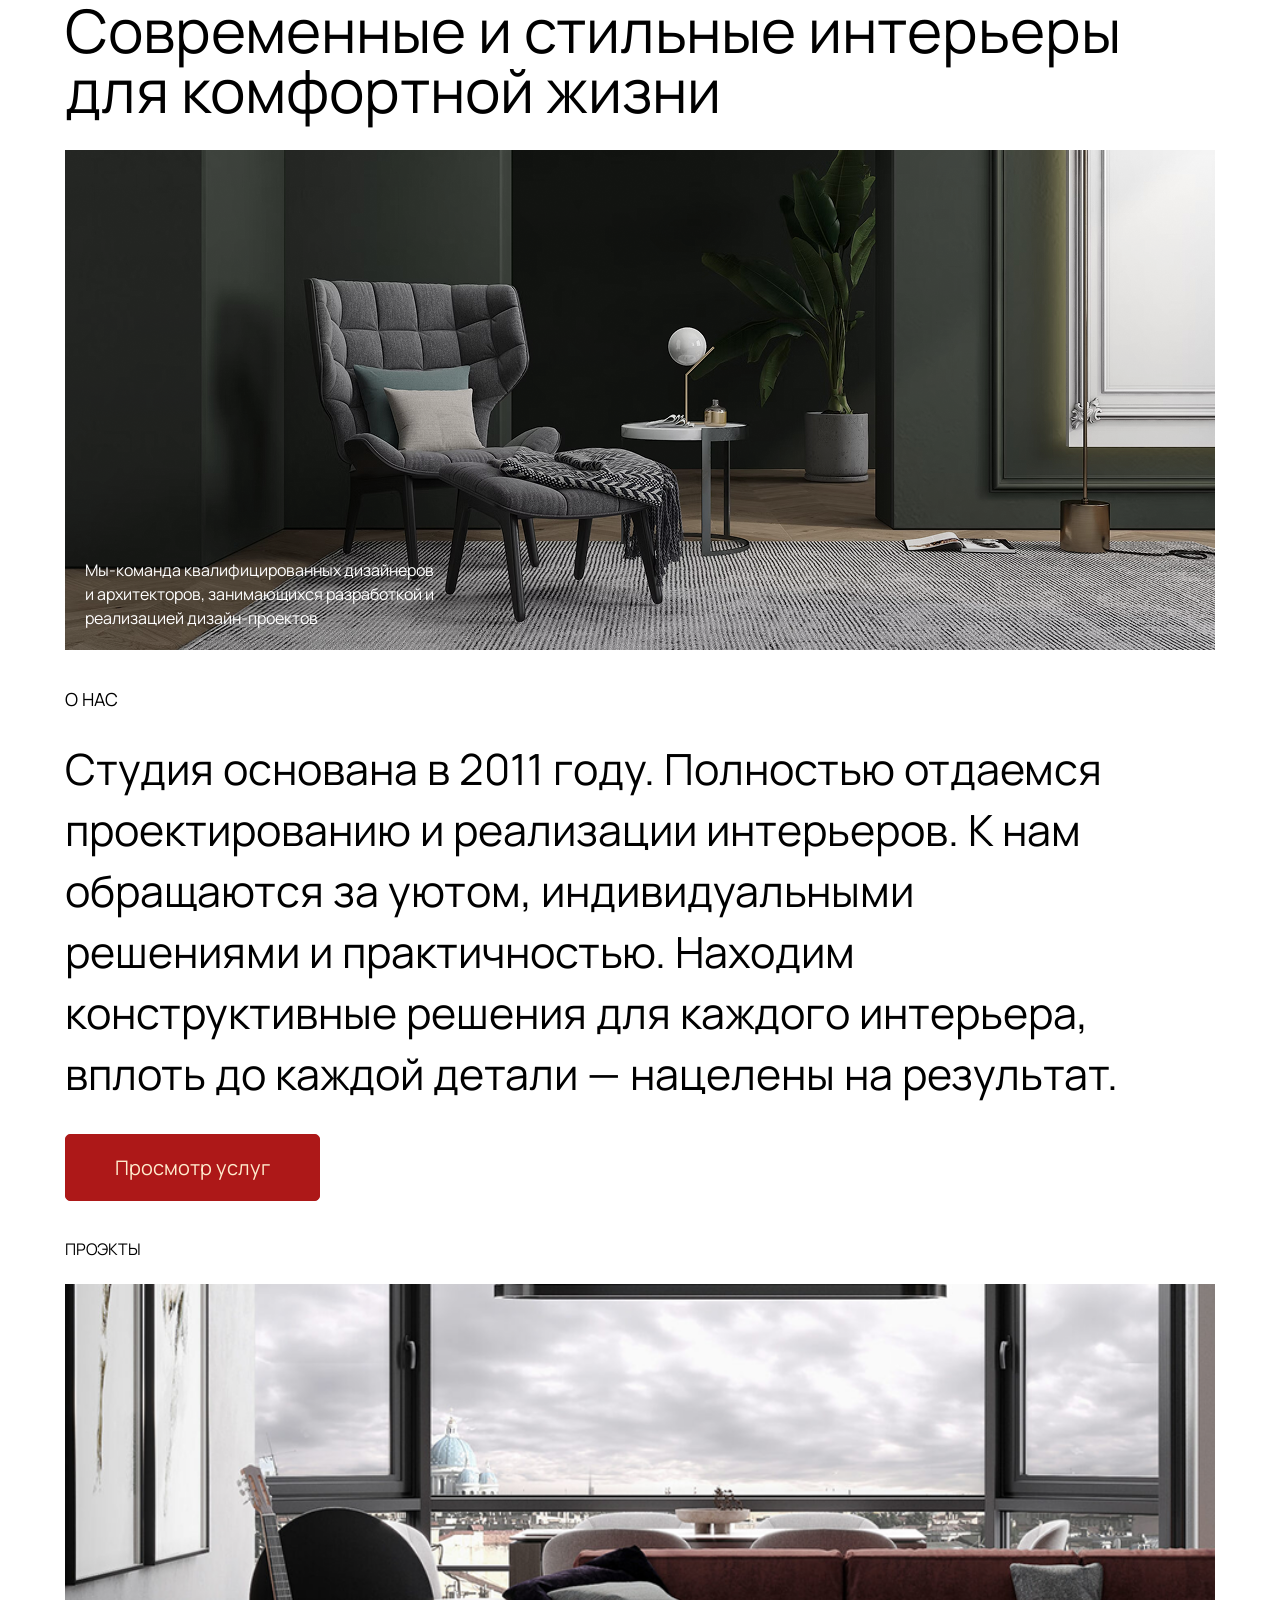
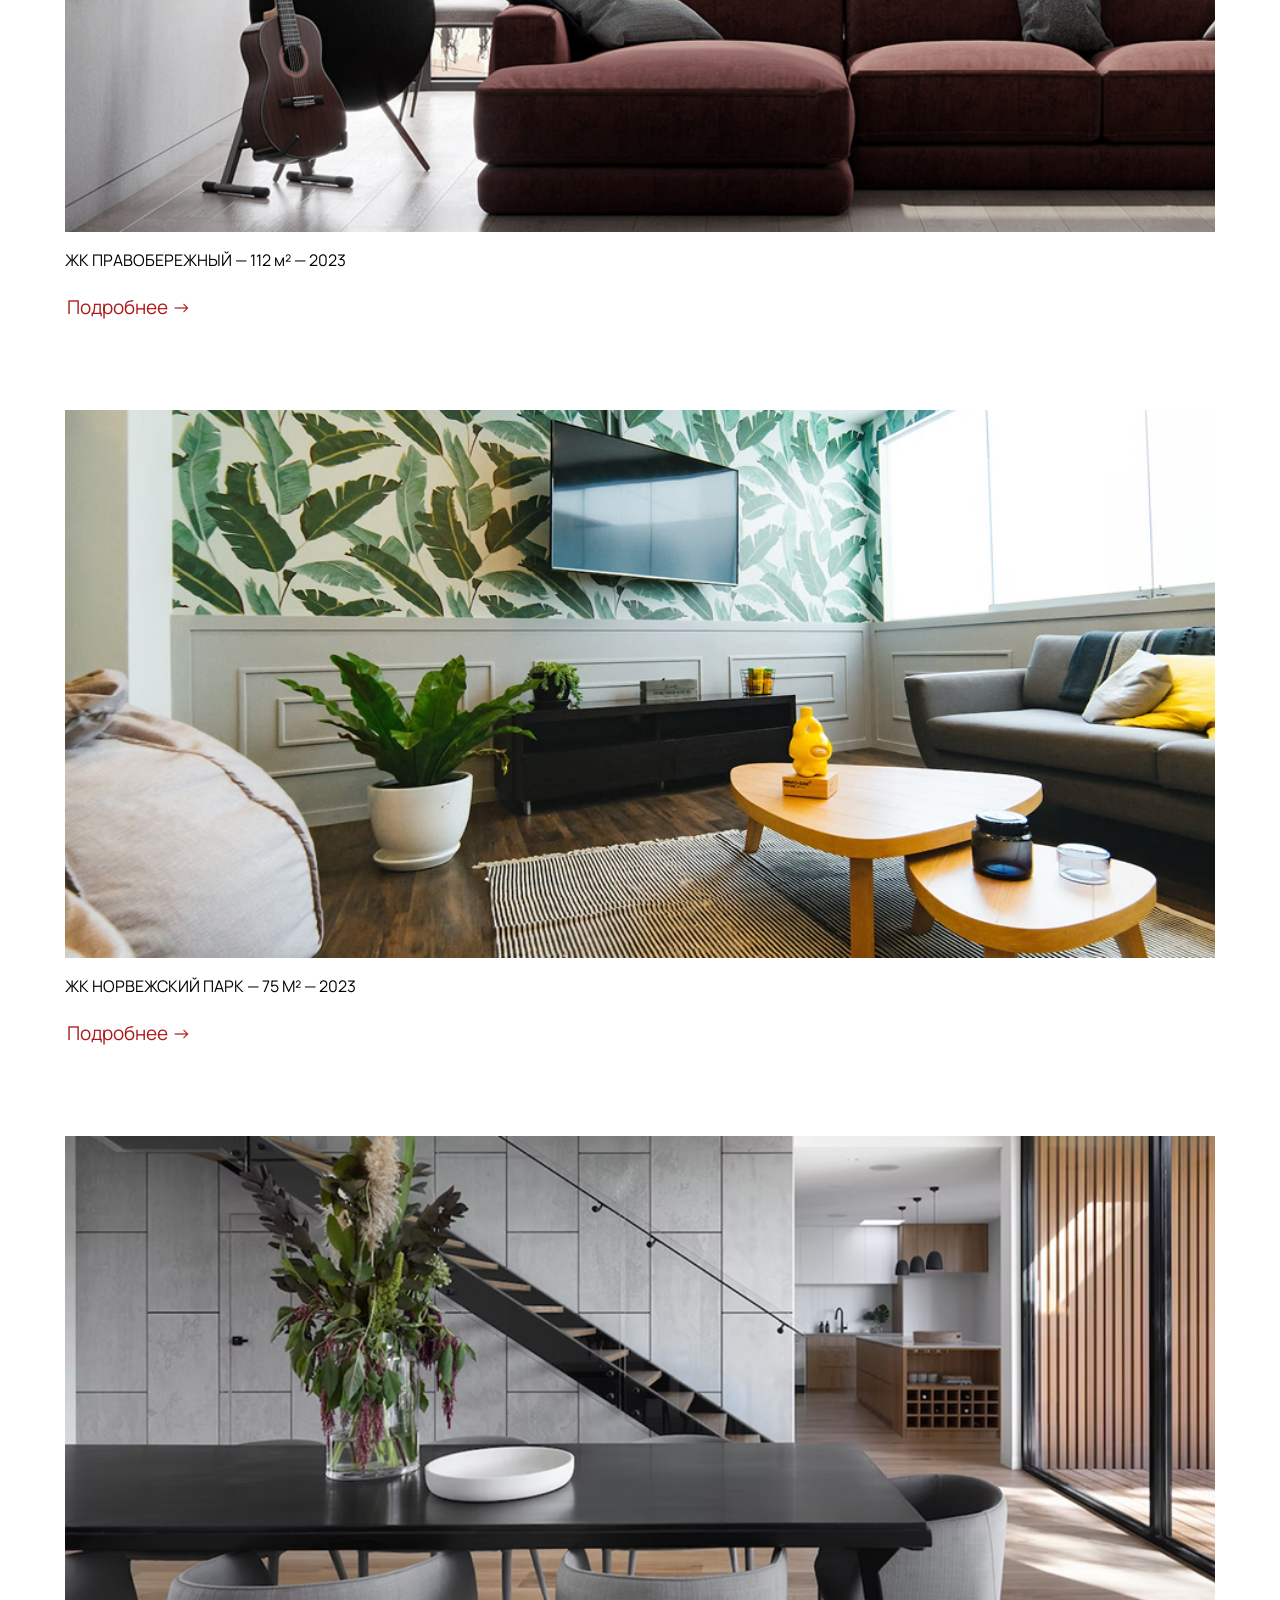
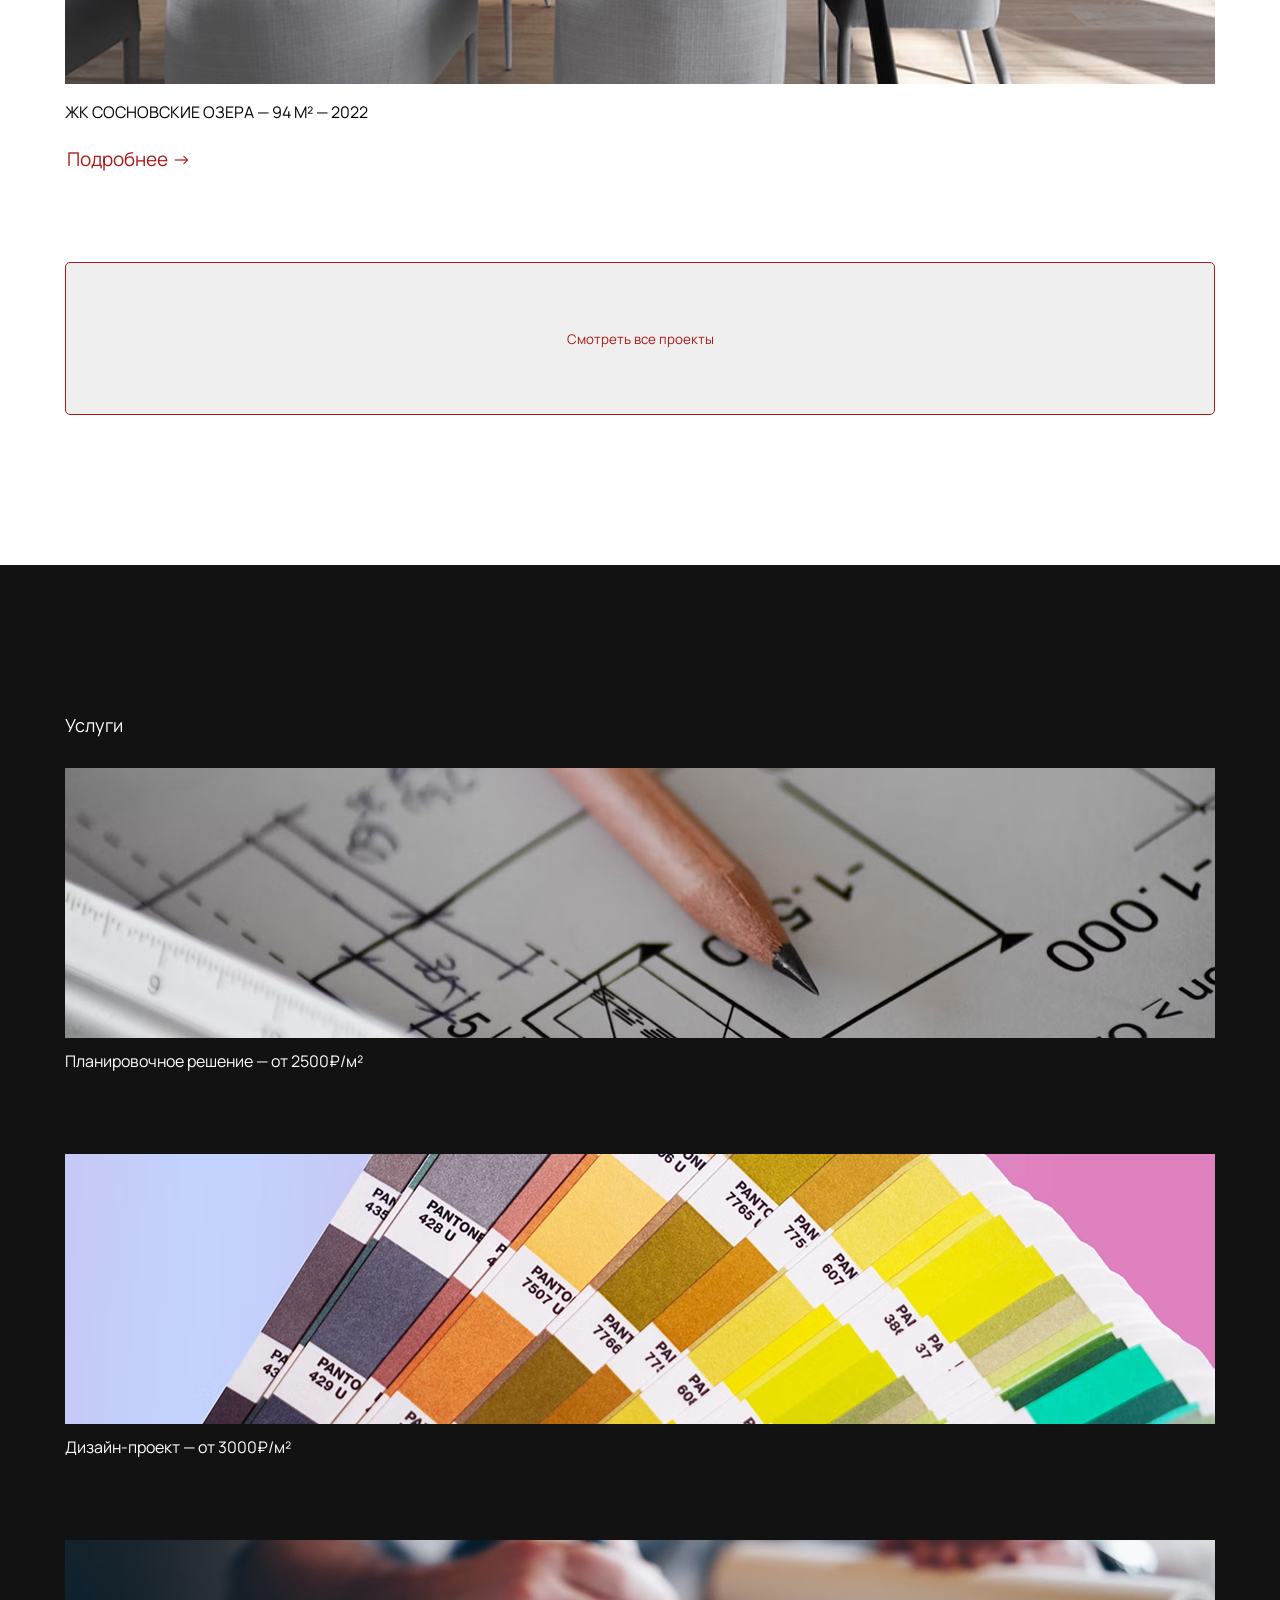
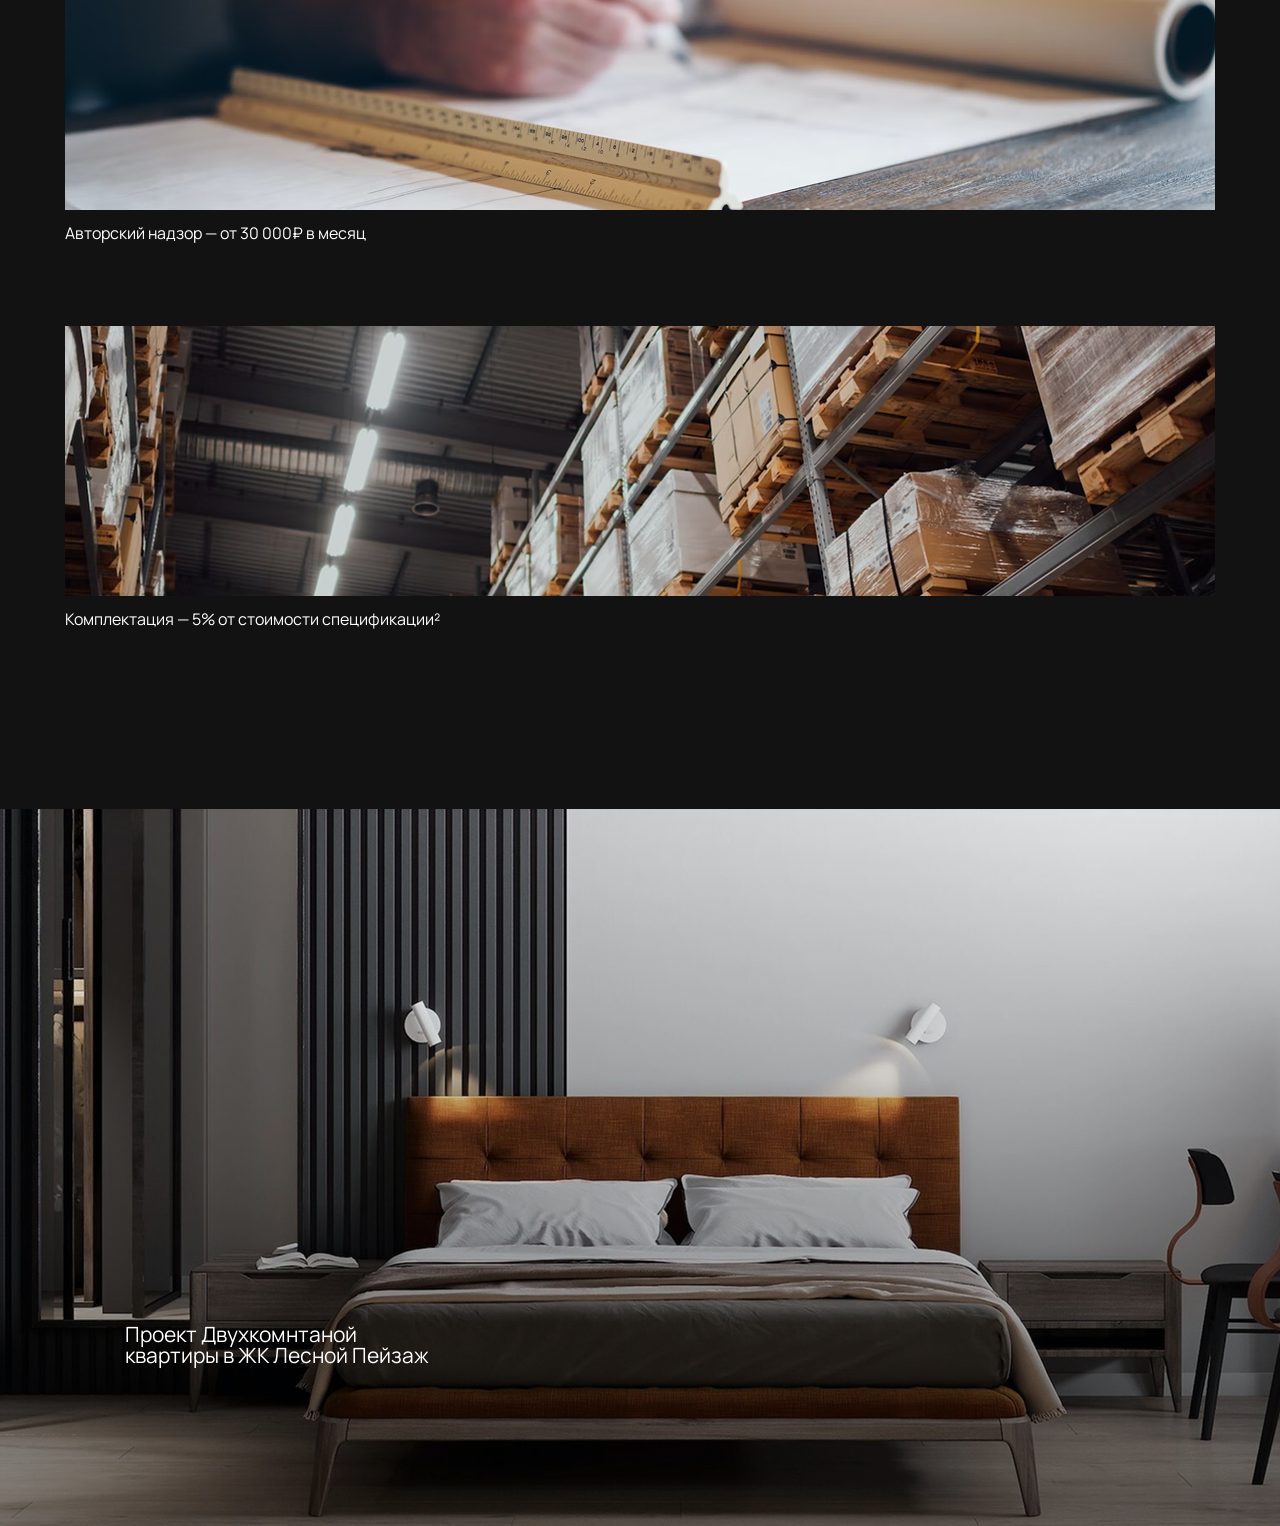
<file: index.html>
<!DOCTYPE html>
<html lang="en">

<head>

    <link rel="preconnect" href="https://fonts.googleapis.com">
    <link rel="preconnect" href="https://fonts.gstatic.com" crossorigin>
    <link
        href="https://fonts.googleapis.com/css2?family=Lora:ital,wght@0,400..700;1,400..700&family=Manrope:wght@200..800&display=swap"
        rel="stylesheet">


    <link rel="stylesheet" href="./stayle/resetstyle.css">
    <link rel="stylesheet" href="./stayle/idex.css">
    <meta charset="UTF-8">
    <meta name="viewport" content="width=device-width, initial-scale=1.0">
    <title>Document</title>
</head>

<body>


    <header></header>

    <main>
        <section class="hero">
            <div class="container">
                <h1 class="hero_title">Современные и стильные интерьеры для комфортной жизни</h1>
                <div class="hero_img">
                    <p class="hero_text">Мы-команда квалифицированных дизайнеров и архитекторов, занимающихся
                        разработкой
                        и реализацией
                        дизайн-проектов</p>
                </div>

        </section>
        <section class="about">
            <div class="container">
                <h1 class="about__title">О НАС</h1>
                <p class="about__text">Студия основана в 2011 году. Полностью отдаемся проектированию и реализации
                    интерьеров. К нам обращаются за уютом, индивидуальными решениями и практичностью. Находим
                    конструктивные решения для каждого интерьера, вплоть до каждой детали — нацелены на результат.</p>
                <button class="about__btn">Просмотр услуг</button>
            </div>
        </section>
    </main>



    <section class="project">
        <div class="container">
            <h1 class="item__prok">
                ПРОЭКТЫ
            </h1>
            <div class="project__item">
                <div class="item__img"></div>
                <div class="item__text">
                    <p class="item__zg">ЖК ПРАВОБЕРЕЖНЫЙ — 112 м² — 2023</p>
                    <button class="item__but-pod">Подробнее →</button>
                </div>
            </div>
            <div class="project__item">
                <div class="iteme__img"></div>
                <div class="item__text">
                    <p class="item__zg">ЖК НОРВЕЖСКИЙ ПАРК — 75 М² — 2023</p>
                    <button class="item__but-pod">Подробнее →</button>
                </div>
            </div>
            <div class="project__item">
                <div class="itemea__img"></div>
                <div class="item__text">
                    <p class="item__zg">ЖК СОСНОВСКИЕ ОЗЕРА — 94 М² — 2022</p>
                    <button class="item__but-pod">Подробнее →</button>
                </div>
            </div>
            <button class="but__bon">Смотреть все проекты</button>
    </section>

    <section class="servies">
        <div class="container">
            <h1 class="servies__title">Услуги</h1>
            <section class="project__services">
                <div class="services__img"></div>
                <p class="services__text">Планировочное решение — от 2500₽/м²</p>
            </section>

            <section class="project__services">
                <div class="servicesa__img"></div>
                <p class="servicesa__text">Дизайн-проект — от 3000₽/м²</p>
            </section>

            <section class="project__services">
                <div class="serviceas__img"></div>
                <p class="serviceas__text">Авторский надзор — от 30 000₽ в месяц</p>
            </section>

            <section class="project__services">
                <div class="serviseasi__img"></div>
                <p class="serviceasi__text">Комплектация — 5% от стоимости спецификации²</p>
            </section>

        </div>
    </section>

    <section class="project__frame">
        <div class="frame__img">
            <p class="frame__text">Проект  Двухкомнтаной квартиры в ЖК Лесной Пейзаж</p>
        </div>
    </section>
    


</body>

</html>
</file>
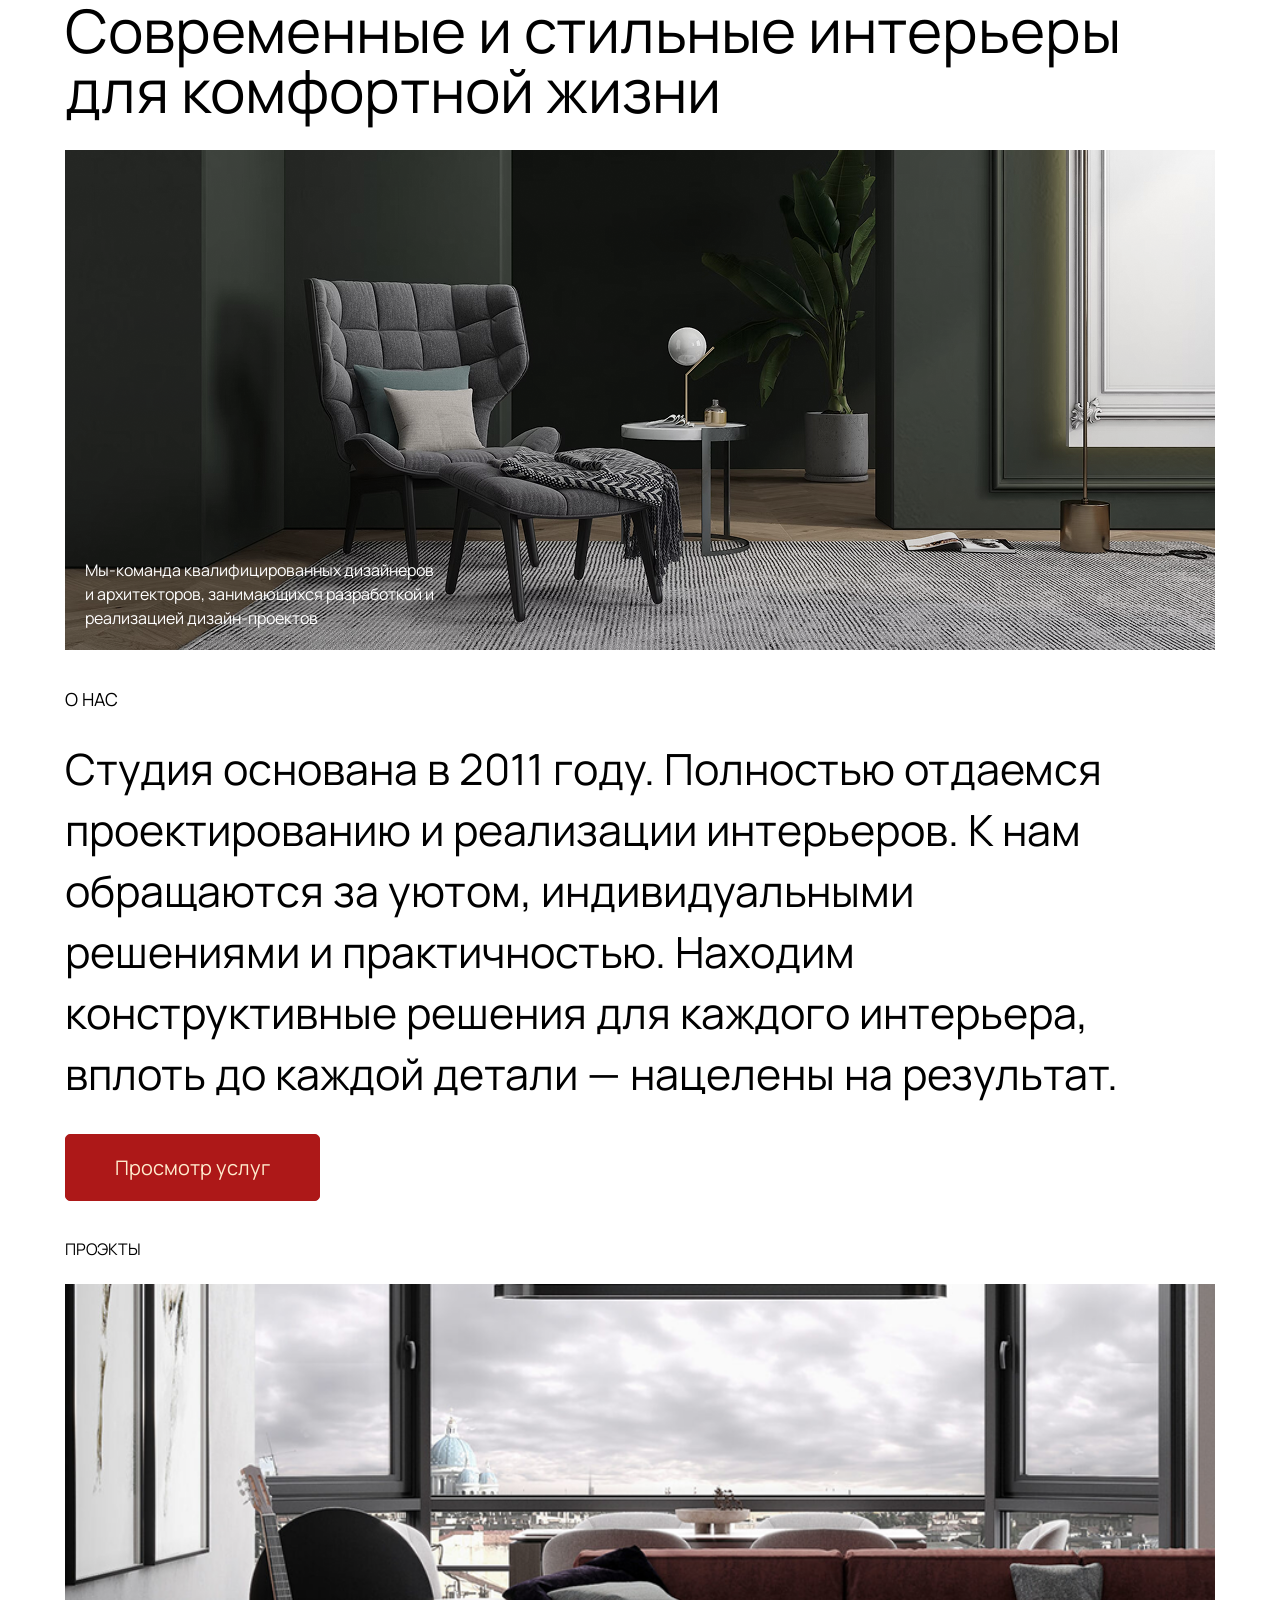
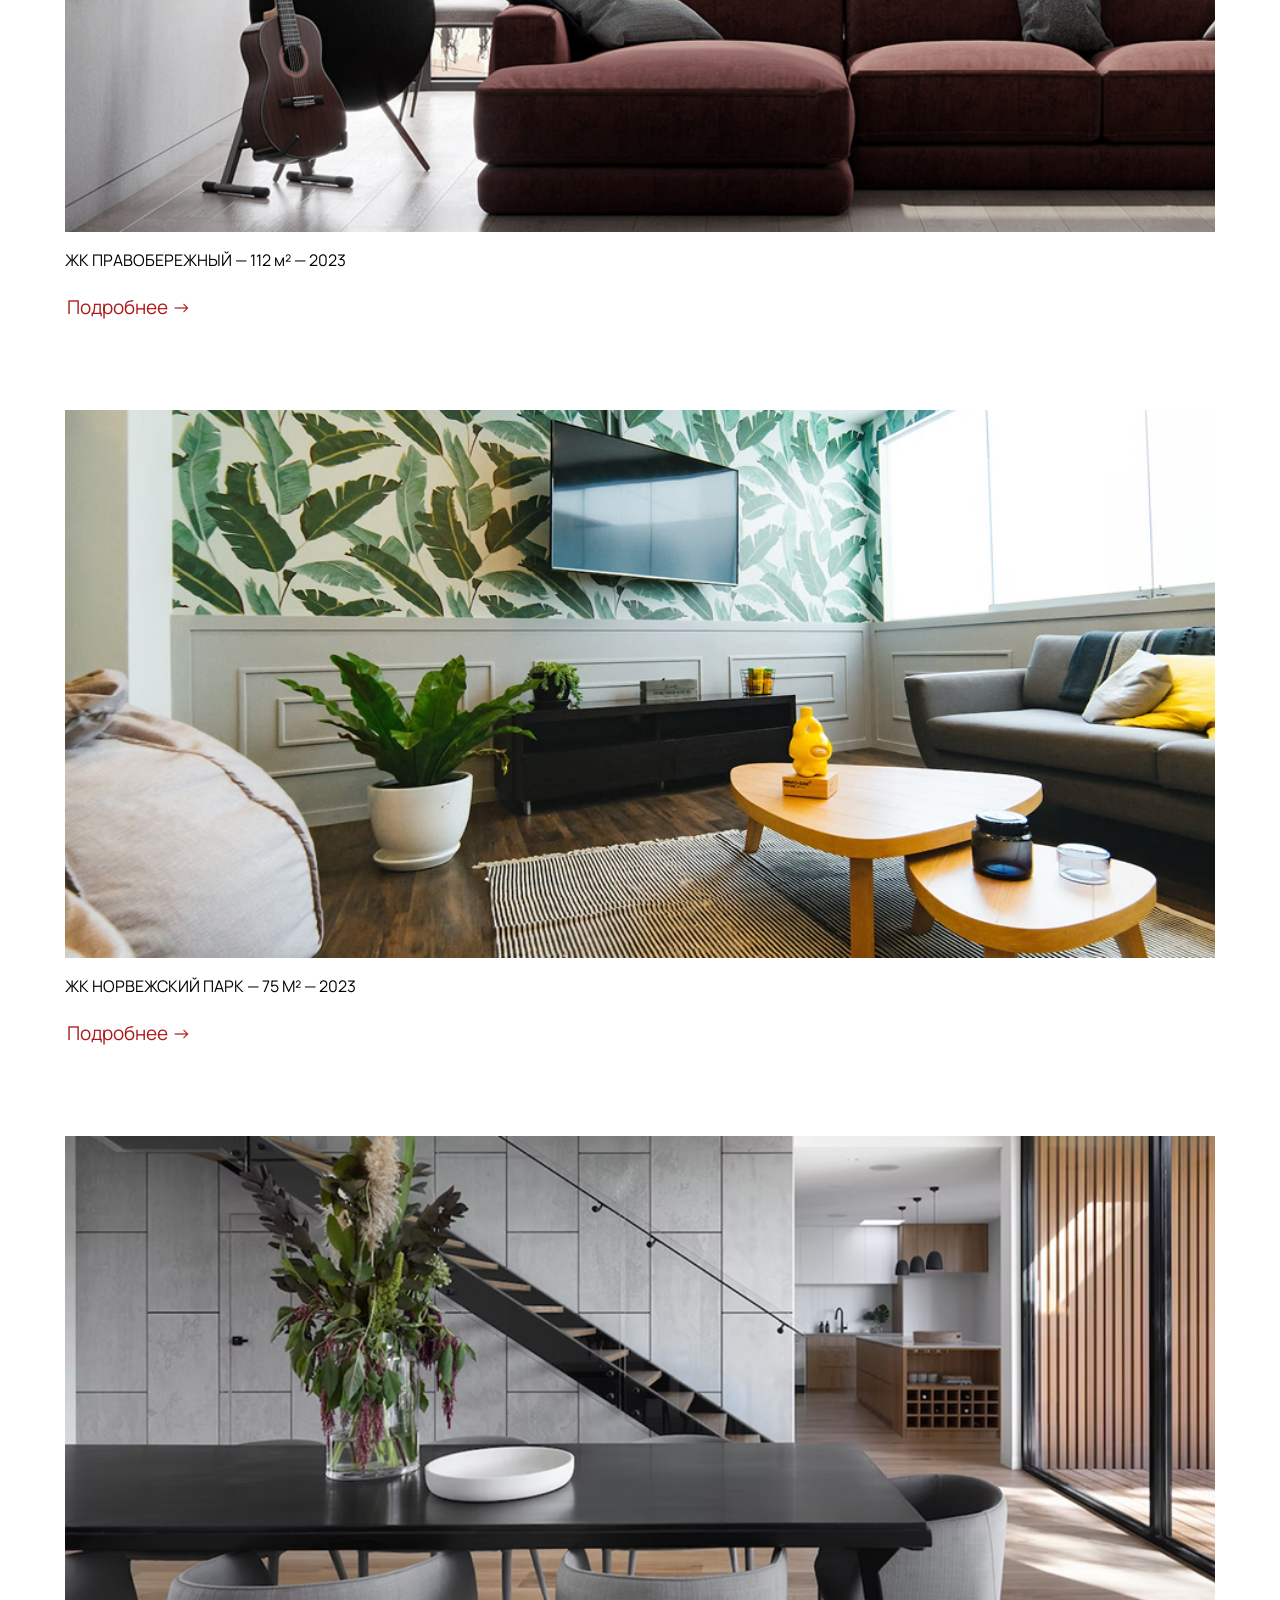
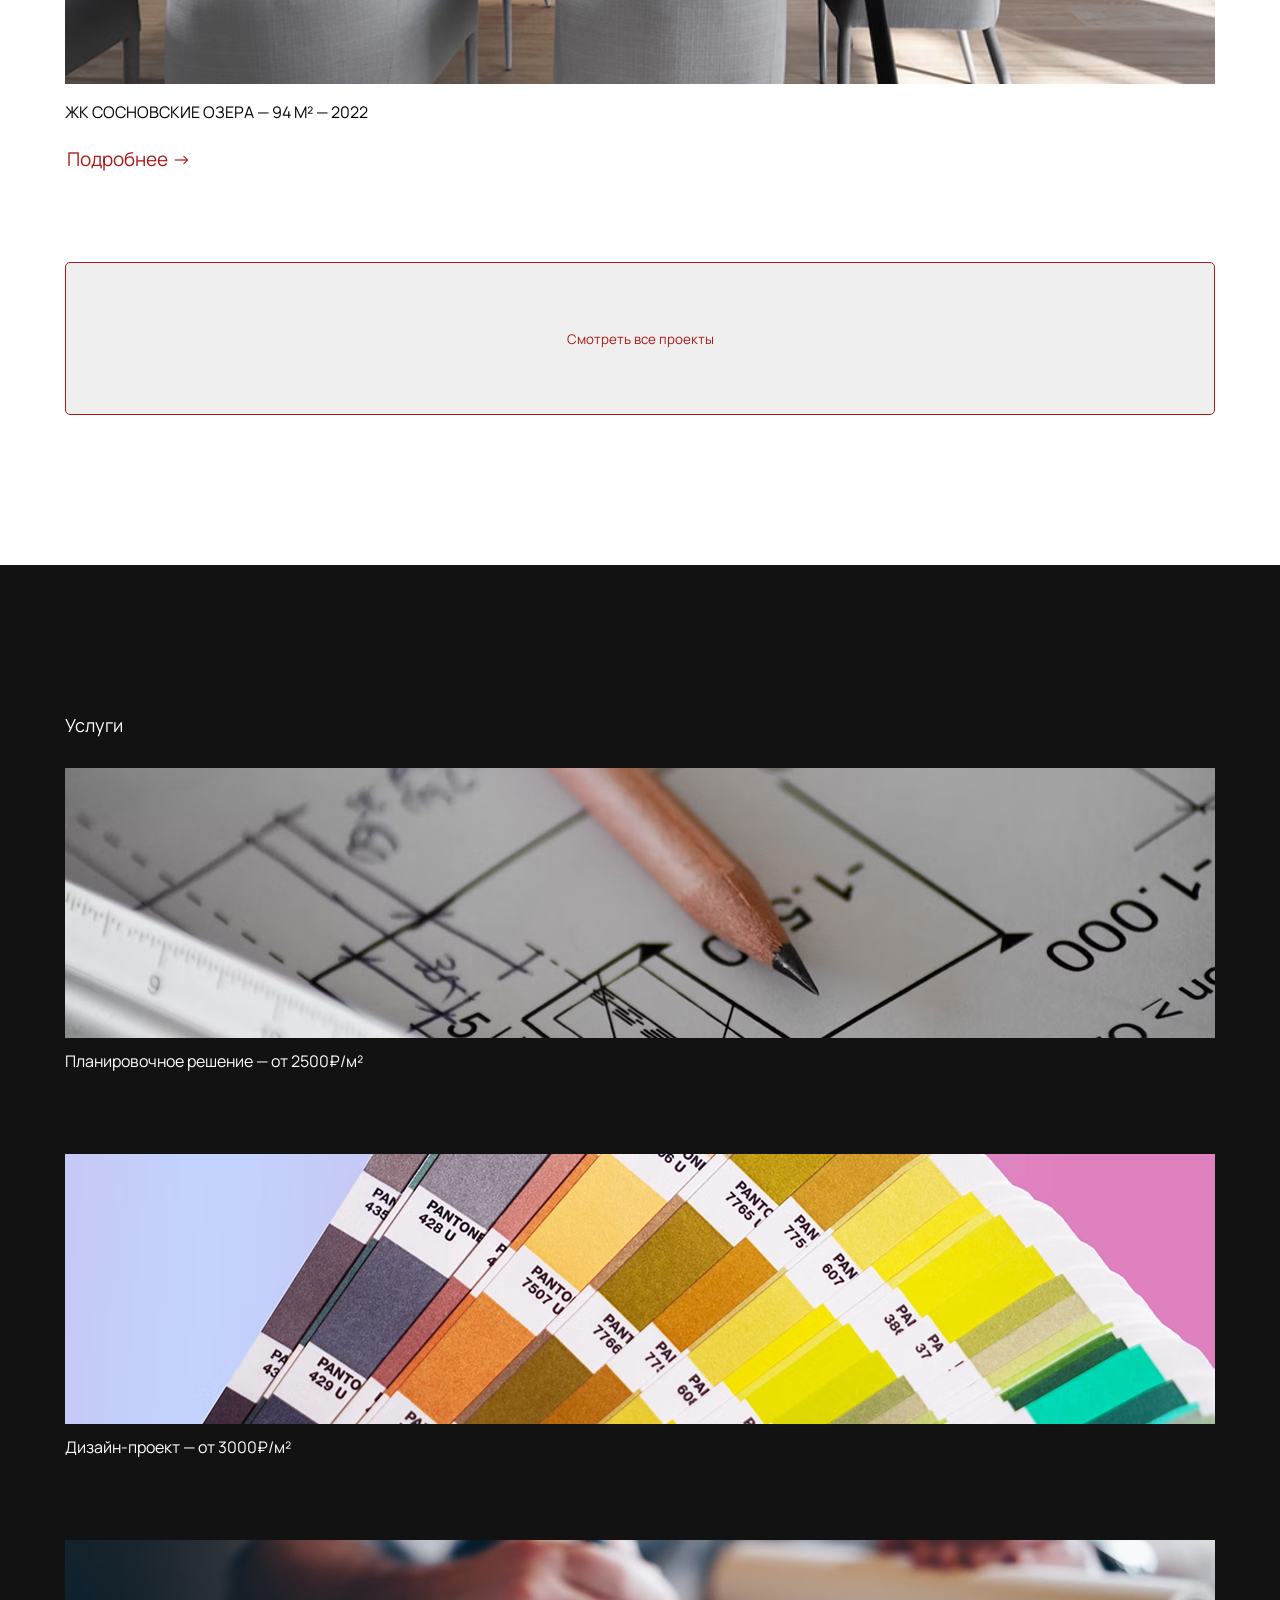
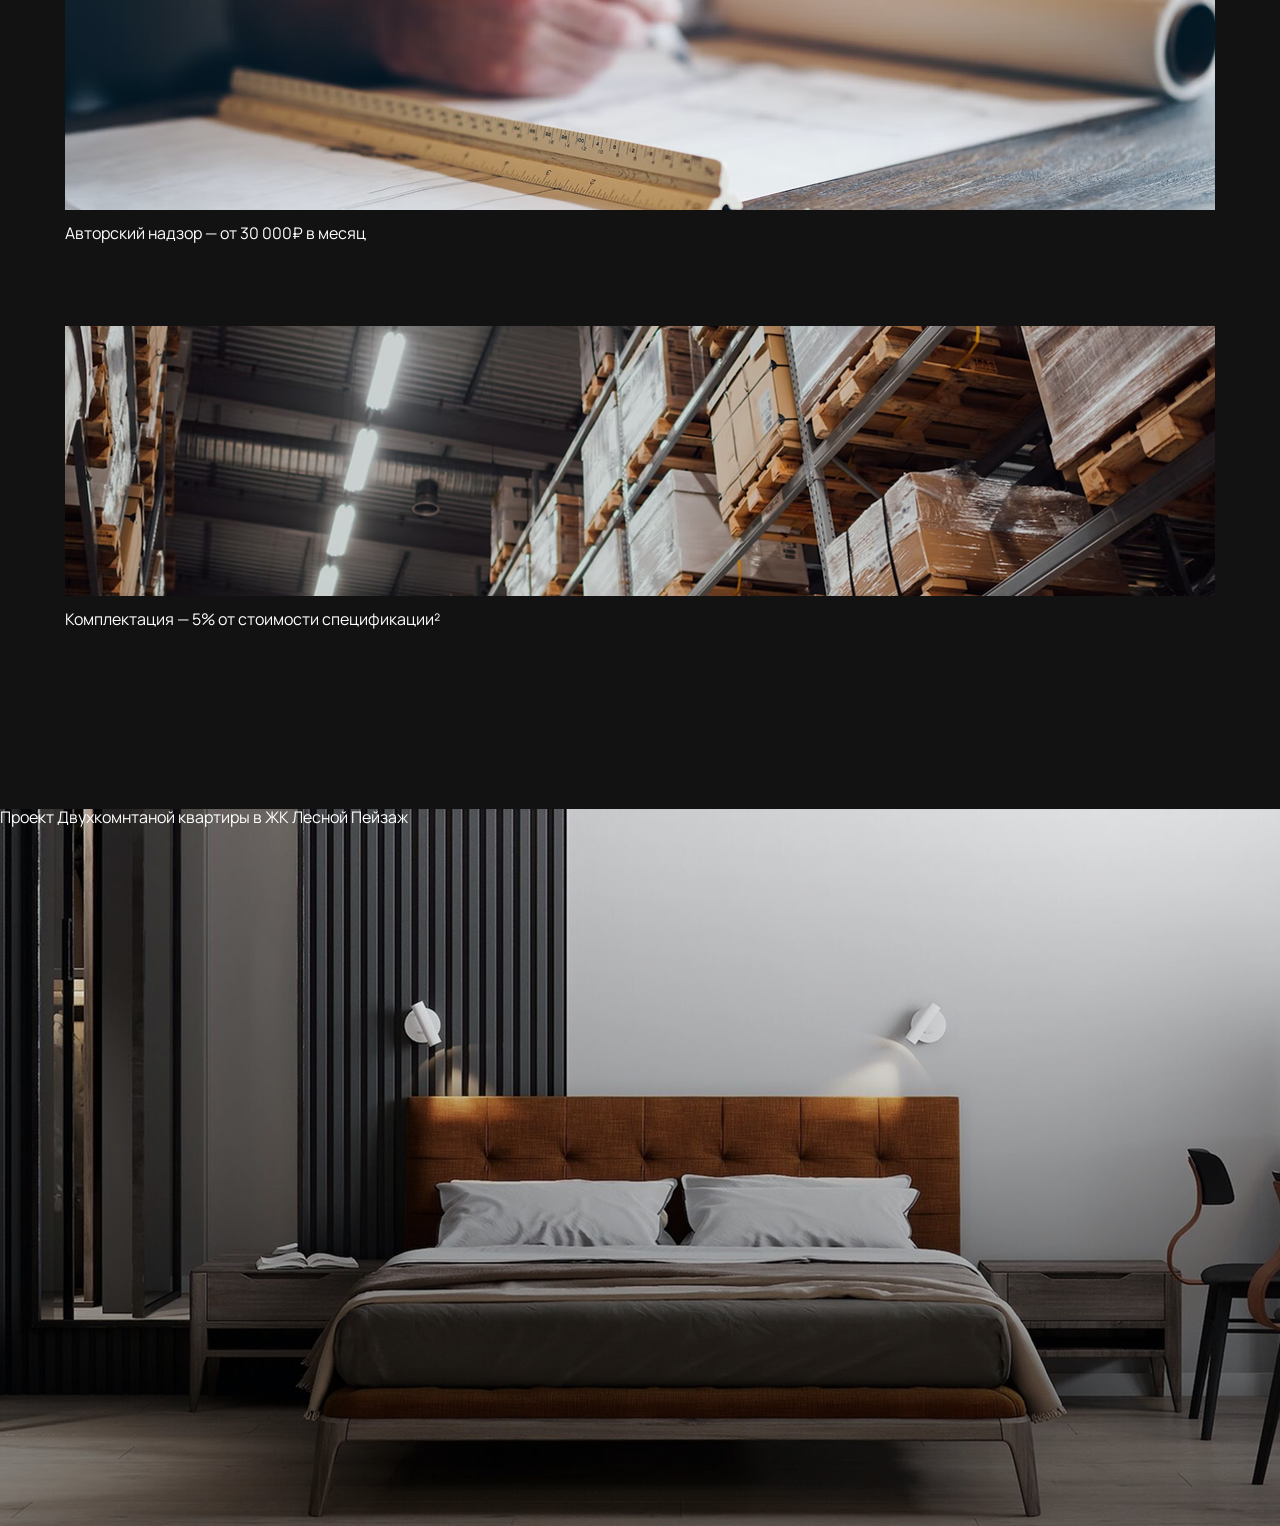
<file: metrica/index.html>
<!DOCTYPE html>
<html lang="en">

<head>

    <link rel="preconnect" href="https://fonts.googleapis.com">
    <link rel="preconnect" href="https://fonts.gstatic.com" crossorigin>
    <link
        href="https://fonts.googleapis.com/css2?family=Lora:ital,wght@0,400..700;1,400..700&family=Manrope:wght@200..800&display=swap"
        rel="stylesheet">


    <link rel="stylesheet" href="./stayle/resetstyle.css">
    <link rel="stylesheet" href="./stayle/idex.css">
    <meta charset="UTF-8">
    <meta name="viewport" content="width=device-width, initial-scale=1.0">
    <title>Document</title>
</head>

<body>


    <header></header>

    <main>
        <section class="hero">
            <div class="container">
                <h1 class="hero_title">Современные и стильные интерьеры для комфортной жизни</h1>
                <div class="hero_img">
                    <p class="hero_text">Мы-команда квалифицированных дизайнеров и архитекторов, занимающихся
                        разработкой
                        и реализацией
                        дизайн-проектов</p>
                </div>

        </section>
        <section class="about">
            <div class="container">
                <h1 class="about__title">О НАС</h1>
                <p class="about__text">Студия основана в 2011 году. Полностью отдаемся проектированию и реализации
                    интерьеров. К нам обращаются за уютом, индивидуальными решениями и практичностью. Находим
                    конструктивные решения для каждого интерьера, вплоть до каждой детали — нацелены на результат.</p>
                <button class="about__btn">Просмотр услуг</button>
            </div>
        </section>
    </main>



    <section class="project">
        <div class="container">
            <h1 class="item__prok">
                ПРОЭКТЫ
            </h1>
            <div class="project__item">
                <div class="item__img"></div>
                <div class="item__text">
                    <p class="item__zg">ЖК ПРАВОБЕРЕЖНЫЙ — 112 м² — 2023</p>
                    <button class="item__but-pod">Подробнее →</button>
                </div>
            </div>
            <div class="project__item">
                <div class="iteme__img"></div>
                <div class="item__text">
                    <p class="item__zg">ЖК НОРВЕЖСКИЙ ПАРК — 75 М² — 2023</p>
                    <button class="item__but-pod">Подробнее →</button>
                </div>
            </div>
            <div class="project__item">
                <div class="itemea__img"></div>
                <div class="item__text">
                    <p class="item__zg">ЖК СОСНОВСКИЕ ОЗЕРА — 94 М² — 2022</p>
                    <button class="item__but-pod">Подробнее →</button>
                </div>
            </div>
            <button class="but__bon">Смотреть все проекты</button>
    </section>

    <section class="servies">
        <div class="container">
            <h1 class="servies__title">Услуги</h1>
            <section class="project__services">
                <div class="services__img"></div>
                <p class="services__text">Планировочное решение — от 2500₽/м²</p>
            </section>

            <section class="project__services">
                <div class="servicesa__img"></div>
                <p class="servicesa__text">Дизайн-проект — от 3000₽/м²</p>
            </section>

            <section class="project__services">
                <div class="serviceas__img"></div>
                <p class="serviceas__text">Авторский надзор — от 30 000₽ в месяц</p>
            </section>

            <section class="project__services">
                <div class="serviseasi__img"></div>
                <p class="serviceasi__text">Комплектация — 5% от стоимости спецификации²</p>
            </section>

        </div>
    </section>

    <section class="project__frame">
        <div class="frame__img">
            <p class="frame__text">Проект  Двухкомнтаной квартиры в ЖК Лесной Пейзаж</p>
        </div>
    </section>
    
</body>

</html>
</file>
<file: stayle/idex.css>
.body {
    font-family: "Manrope", sans-serif;
    font-style: normal;
}

h1,
button,
p {
    font-family: Manrope;
    font-weight: 400;
    font-style: Regular;

}

.container {
    width: 1150px;
    margin: 0 auto;
}

.hero {
    margin-bottom: 40px;
}

.hero_title {
    font-size: 60px;
    margin: 0 0 30px 0;
}

.hero_text {
    position: absolute;
    bottom: 20px;
    left: 20px;
    max-width: 350px;
    font-size: 16px;
    line-height: 1.5;

}

.hero_img {
    position: relative;
    width: 1150px;
    height: 500px;
    background-image: url(../img/hero_img/Rectangle\ 1.png);
    background-size: cover;
    color: white;
    padding-top: 430px;
    margin: 0 0 30px 0;
}

.about__title {
    margin: 0 0 30px 0;
    font-size: 18px;
}

.about__text {
    margin-bottom: 30px;
    font-size: 43px;
    line-height: 61px;
    width: 1075px;
    text-align: left;
}

.about__btn {
    border: 1px solid #AD1818;
    font-size: 20px;
    width: 255px;
    height: 67px;
    background-color: #AD1818;
    border-radius: 5px;
    color: blanchedalmond;
}

.about__btn:hover {
    background-color: white;
    color: #AD1818;
}

.project {
    margin: 0 0 150px 0;
}

.project__item {
    margin: 0 0 90px 0;
}


.item__text {
    font-family: Manrope;
    font-style: Regular;
}

.item__prok {
    width: 79px;
    height: 25px;
    size: 18px;
    margin: 40px 0 18px 0;

}

.item__img {
    width: 1150px;
    height: 548px;
    background-image: url(..//img/item_img/Rectangle\ 6.png);
    background-size: cover;

}

.item__zg {
    size: 30px;
    width: 501px;
    height: 41px;
    margin: 20px 0 0 0;
}

.item__but-pod {
    width: 127px;
    height: 27px;
    background-color: #fff;
    color: #AD1818;
    font-size: 19px;
}


.iteme__img {
    width: 1150px;
    height: 548px;
    background-image: url(..//img/iteme_img/Rectangle\ 7.png);
    background-size: cover;
}

.itemea__img {
    width: 1150px;
    height: 548px;
    background-image: url(..//img/itemea_img/Rectangle\ 7\ \(1\).png);
    background-size: cover;
}

.but__bon {
    width: 100%;
    height: 153px;
    margin: 0 auto;
    color: #AD1818;
    border-radius: 5px;
    border: 1px solid #AD1818;
}

.but__bon:hover {
    background-color: #AD1818;
    color: #fff;
}


.servies {
    padding: 151px 0 0 0;
    width: 100%;
    height: 1844px;
    box-sizing: border-box;
    background-color: #121212;
}

.servies__title {
    font-size: 18px;
    color: #fff;
}

.servies__title {
    margin: 0 0 34px 0;
}

.services__img {
    width: 1150px;
    height: 270px;
    background-image: url(..//img/services_img/Rectangle\ 2.png);
    background-size: cover;
    margin: 0 0 15px 0;
}


.services__text {
    width: 541px;
    height: 41px;
    color: #fff;
    margin: 0 0 60px 0;
}

.servicesa__img {
    width: 1150px;
    height: 270px;
    background-image: url(..//img/servicesa_img/Rectangle\ 3.png);
    background-size: cover;
    margin: 0 0 15px 0;
}

.servicesa__text {
    width: 541px;
    height: 41px;
    color: #fff;
    margin: 0 0 60px 0;
}

.serviceas__img {
    width: 1150px;
    height: 270px;
    background-image: url(..//img/serviseas_img/Rectangle\ 4.png);
    background-size: cover;
    margin: 0 0 15px 0;
}

.serviceas__text {
    width: 541px;
    height: 41px;
    color: #fff;
    margin: 0 0 60px 0;
}

.serviseasi__img {
    width: 1150px;
    height: 270px;
    background-image: url(..//img/serviseasi_img/Rectangle\ 5.png);
    background-size: cover;
    margin: 0 0 15px 0;
}

.serviceasi__text {
    width: 541px;
    height: 41px;
    color: #fff;
    margin: 0 0 60px 0;
}


.frame__img {
    width: 100%;
    height: 717px;
    background-image: url(..//img/frame_img/Rectangle\ 10.png);
    /* background-size: cover; */
}

.frame__text {
    width: 443px;
    height: 82px;
    padding: 515px 0 0 125px;
    font-size: 21px;
    color: #fff;
}
</file>
<file: metrica/stayle/idex.css>
.body {
    font-family: "Manrope", sans-serif;
    font-style: normal;
}

h1,
button,
p {
    font-family: Manrope;
    font-weight: 400;
    font-style: Regular;

}

.container {
    width: 1150px;
    margin: 0 auto;
}

.hero {
    margin-bottom: 40px;
}

.hero_title {
    font-size: 60px;
    margin: 0 0 30px 0;
}

.hero_text {
    position: absolute;
    bottom: 20px;
    left: 20px;
    max-width: 350px;
    font-size: 16px;
    line-height: 1.5;

}

.hero_img {
    position: relative;
    width: 1150px;
    height: 500px;
    background-image: url(../img/hero_img/Rectangle\ 1.png);
    background-size: cover;
    color: white;
    padding-top: 430px;
    margin: 0 0 30px 0;
}

.about__title {
    margin: 0 0 30px 0;
    font-size: 18px;
}

.about__text {
    margin-bottom: 30px;
    font-size: 43px;
    line-height: 61px;
    width: 1075px;
    text-align: left;
}

.about__btn {
    border: 1px solid #AD1818;
    font-size: 20px;
    width: 255px;
    height: 67px;
    background-color: #AD1818;
    border-radius: 5px;
    color: blanchedalmond;
}

.about__btn:hover {
    background-color: white;
    color: #AD1818;
}

.project {
    margin: 0 0 150px 0;
}

.project__item {
    margin: 0 0 90px 0;
}


.item__text {
    font-family: Manrope;
    font-style: Regular;
}

.item__prok {
    width: 79px;
    height: 25px;
    size: 18px;
    margin: 40px 0 18px 0;

}

.item__img {
    width: 1150px;
    height: 548px;
    background-image: url(..//img/item_img/Rectangle\ 6.png);
    background-size: cover;

}

.item__zg {
    size: 30px;
    width: 501px;
    height: 41px;
    margin: 20px 0 0 0;
}

.item__but-pod {
    width: 127px;
    height: 27px;
    background-color: #fff;
    color: #AD1818;
    font-size: 19px;
}


.iteme__img {
    width: 1150px;
    height: 548px;
    background-image: url(..//img/iteme_img/Rectangle\ 7.png);
    background-size: cover;
}

.itemea__img {
    width: 1150px;
    height: 548px;
    background-image: url(..//img/itemea_img/Rectangle\ 7\ \(1\).png);
    background-size: cover;
}

.but__bon {
    width: 100%;
    height: 153px;
    margin: 0 auto;
    color: #AD1818;
    border-radius: 5px;
    border: 1px solid #AD1818;
}

.but__bon:hover {
    background-color: #AD1818;
    color: #fff;
}


.servies {
    padding: 151px 0 0 0;
    width: 100%;
    height: 1844px;
    box-sizing: border-box;
    background-color: #121212;
}

.servies__title {
    font-size: 18px;
    color: #fff;
}

.servies__title {
    margin: 0 0 34px 0;
}

.services__img {
    width: 1150px;
    height: 270px;
    background-image: url(..//img/services_img/Rectangle\ 2.png);
    background-size: cover;
    margin: 0 0 15px 0;
}


.services__text {
    width: 541px;
    height: 41px;
    color: #fff;
    margin: 0 0 60px 0;
}

.servicesa__img {
    width: 1150px;
    height: 270px;
    background-image: url(..//img/servicesa_img/Rectangle\ 3.png);
    background-size: cover;
    margin: 0 0 15px 0;
}

.servicesa__text {
    width: 541px;
    height: 41px;
    color: #fff;
    margin: 0 0 60px 0;
}

.serviceas__img {
    width: 1150px;
    height: 270px;
    background-image: url(..//img/serviseas_img/Rectangle\ 4.png);
    background-size: cover;
    margin: 0 0 15px 0;
}

.serviceas__text {
    width: 541px;
    height: 41px;
    color: #fff;
    margin: 0 0 60px 0;
}

.serviseasi__img {
    width: 1150px;
    height: 270px;
    background-image: url(..//img/serviseasi_img/Rectangle\ 5.png);
    background-size: cover;
    margin: 0 0 15px 0;
}

.serviceasi__text {
    width: 541px;
    height: 41px;
    color: #fff;
    margin: 0 0 60px 0;
}


.frame__img {
    width: 100%;
    height: 717px;
    background-image: url(..//img/frame_img/Rectangle\ 10.png);
    /* background-size: cover; */
}

.frame__text {
    color: #fff;
}
</file>
<file: stayle/resetstyle.css>
*{padding: 0;margin: 0;border: 0;}
*,*:before,*:after{-moz-box-sizing: border-box;-webkit-box-sizing: border-box;box-sizing: border-box;}
:focus,:active{outline: none;}
a:focus,a:active{outline: none;}
nav,footer,header,aside{display: block;}
html,body{
height:100%;width:100%;
font-size:100%;line-height:1;-ms-text-size-adjust:100%;-moz-text-size-adjust:100%;-webkit-text-size-adjust:100%;}
input,button,textarea{font-family:inherit;}
input::-ms-clear{display: none;}
button{cursor: pointer;}
button::-moz-focus-inner{padding:0;border:0;}
a,a:visited{text-decoration: none;}
a:hover{text-decoration: none;}
ul li{list-style: none;}
img{vertical-align: top;}
h1,h2,h3,h4,h5,h6{font-size:inherit;font-weight: inherit;}
a{color:inherit;}
</file>
<file: metrica/stayle/resetstyle.css>
*{padding: 0;margin: 0;border: 0;}
*,*:before,*:after{-moz-box-sizing: border-box;-webkit-box-sizing: border-box;box-sizing: border-box;}
:focus,:active{outline: none;}
a:focus,a:active{outline: none;}
nav,footer,header,aside{display: block;}
html,body{
height:100%;width:100%;
font-size:100%;line-height:1;-ms-text-size-adjust:100%;-moz-text-size-adjust:100%;-webkit-text-size-adjust:100%;}
input,button,textarea{font-family:inherit;}
input::-ms-clear{display: none;}
button{cursor: pointer;}
button::-moz-focus-inner{padding:0;border:0;}
a,a:visited{text-decoration: none;}
a:hover{text-decoration: none;}
ul li{list-style: none;}
img{vertical-align: top;}
h1,h2,h3,h4,h5,h6{font-size:inherit;font-weight: inherit;}
a{color:inherit;}
</file>
